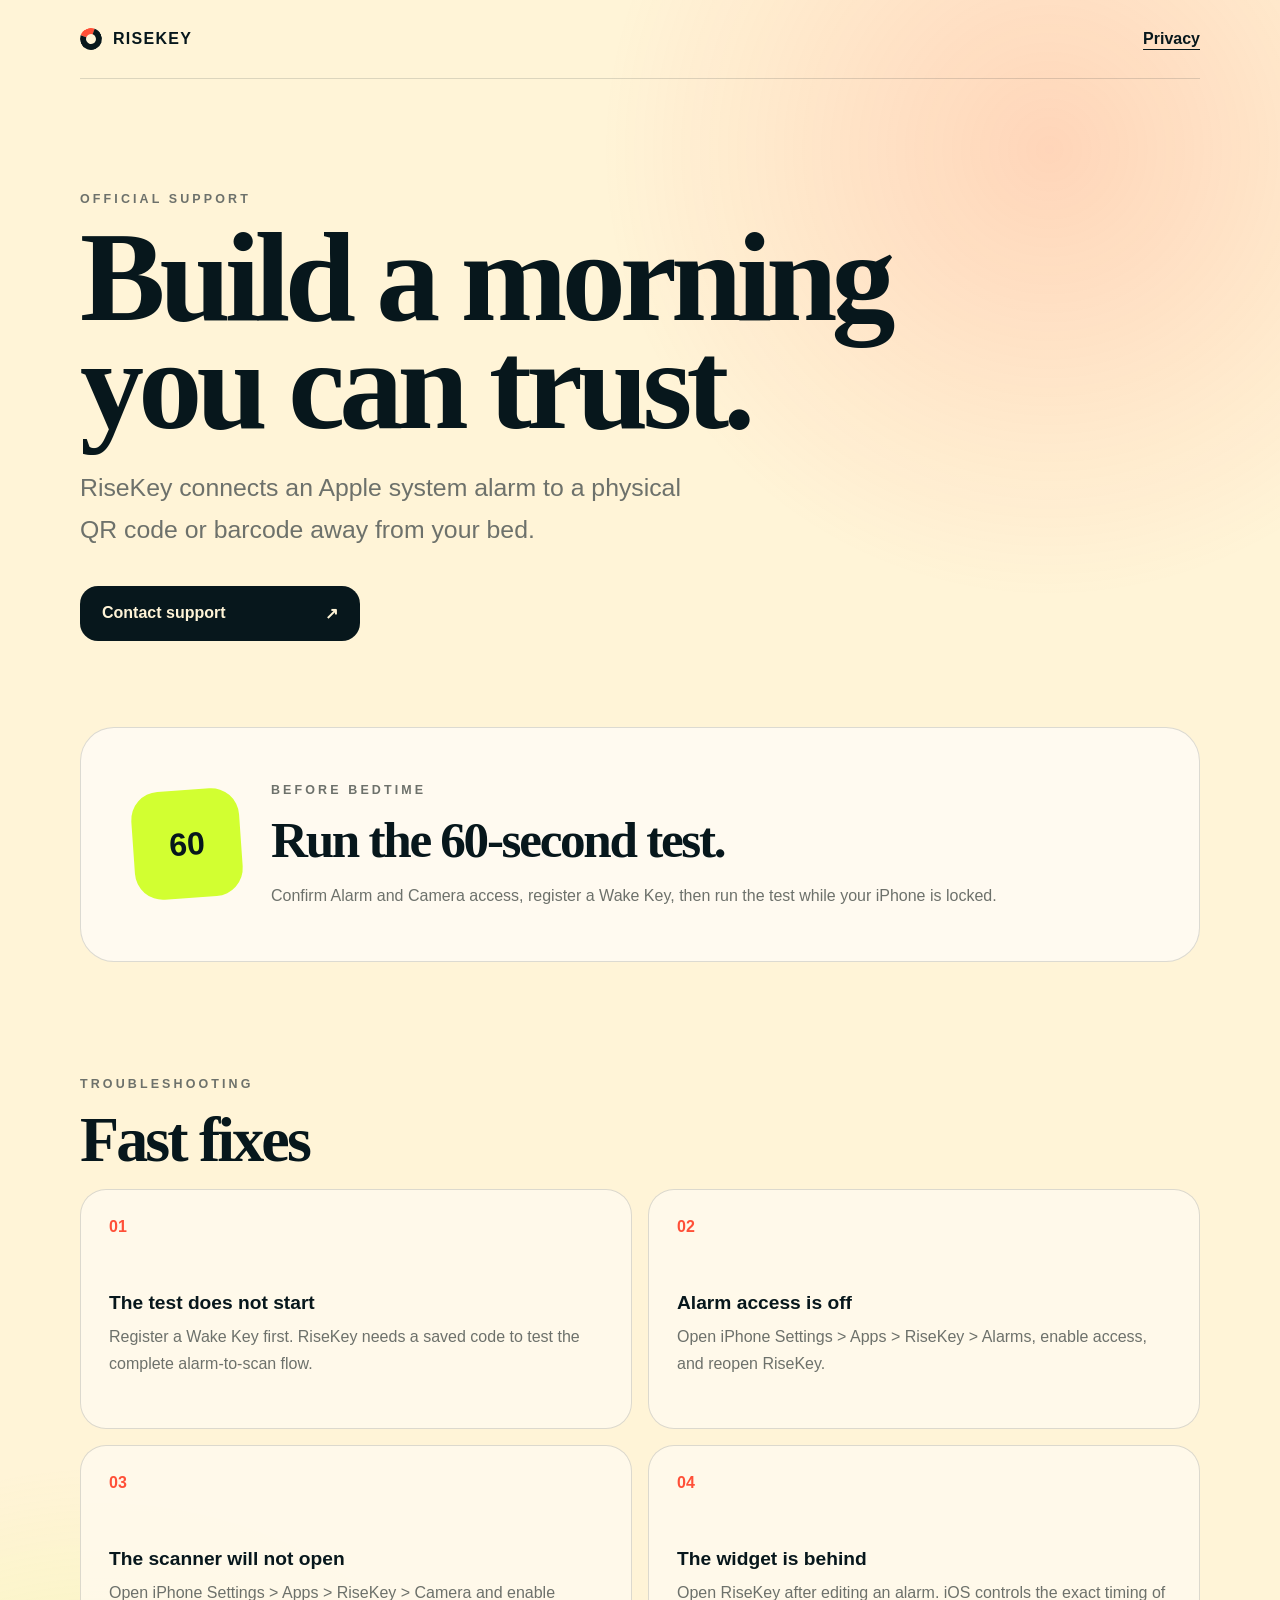
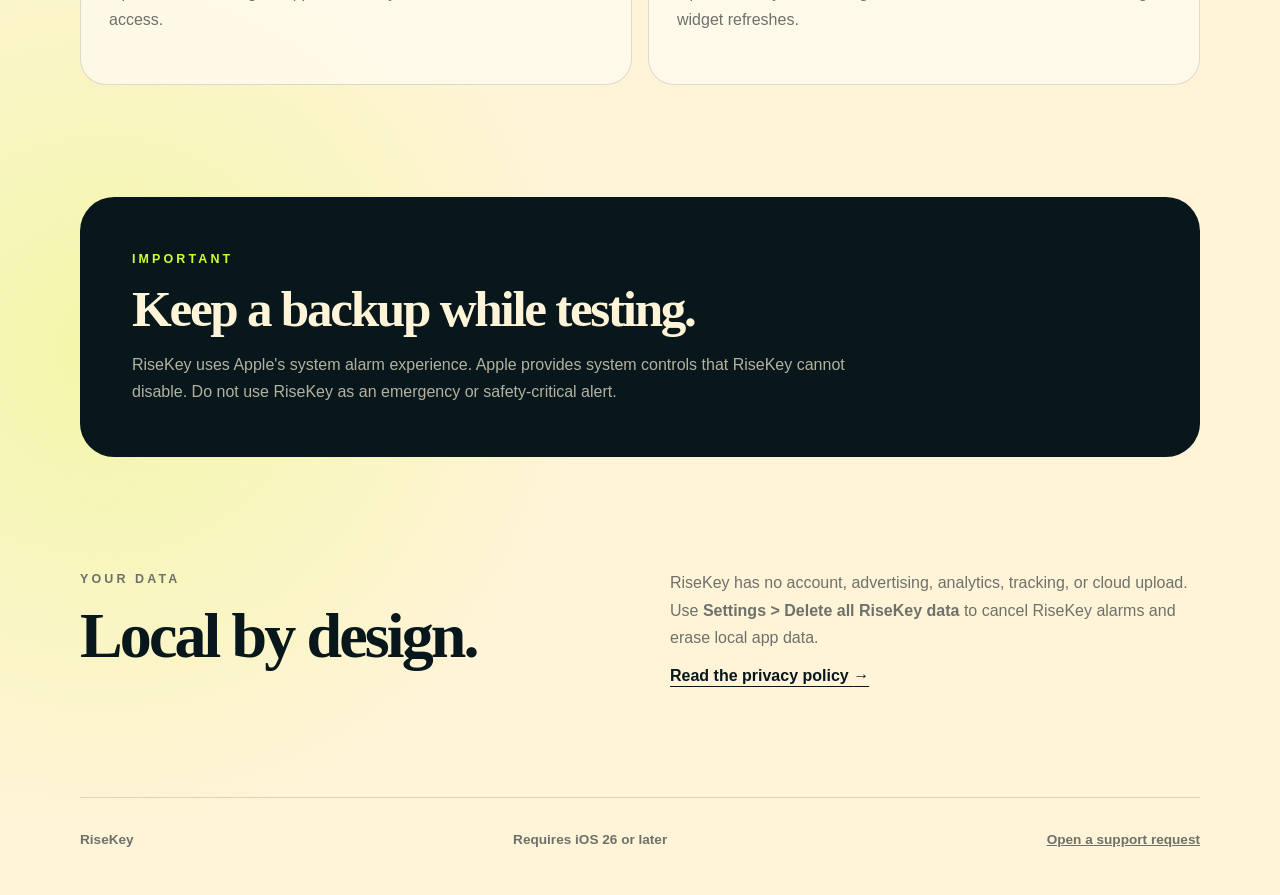
<file: index.html>
<!doctype html>
<html lang="en">
<head>
  <meta charset="utf-8">
  <meta name="viewport" content="width=device-width, initial-scale=1">
  <meta name="description" content="Official support and troubleshooting for the RiseKey iPhone alarm app.">
  <title>RiseKey Support</title>
  <link rel="stylesheet" href="styles.css">
</head>
<body>
  <header class="site-header">
    <a class="brand" href="./" aria-label="RiseKey Support home">
      <span class="brand-mark" aria-hidden="true"></span>
      <span>RISEKEY</span>
    </a>
    <a class="header-link" href="privacy.html">Privacy</a>
  </header>

  <main>
    <section class="hero">
      <p class="eyebrow">Official support</p>
      <h1>Build a morning<br>you can trust.</h1>
      <p class="lede">RiseKey connects an Apple system alarm to a physical QR code or barcode away from your bed.</p>
      <a class="primary-action" href="https://github.com/ashdrissi/risekey-support/issues/new">Contact support <span aria-hidden="true">&#8599;</span></a>
    </section>

    <section class="status-card" aria-labelledby="before-bed">
      <div class="status-icon" aria-hidden="true">60</div>
      <div>
        <p class="eyebrow" id="before-bed">Before bedtime</p>
        <h2>Run the 60-second test.</h2>
        <p>Confirm Alarm and Camera access, register a Wake Key, then run the test while your iPhone is locked.</p>
      </div>
    </section>

    <section class="section-block">
      <p class="eyebrow">Troubleshooting</p>
      <h2>Fast fixes</h2>
      <div class="grid">
        <article class="card">
          <span class="card-number">01</span>
          <h3>The test does not start</h3>
          <p>Register a Wake Key first. RiseKey needs a saved code to test the complete alarm-to-scan flow.</p>
        </article>
        <article class="card">
          <span class="card-number">02</span>
          <h3>Alarm access is off</h3>
          <p>Open iPhone Settings &gt; Apps &gt; RiseKey &gt; Alarms, enable access, and reopen RiseKey.</p>
        </article>
        <article class="card">
          <span class="card-number">03</span>
          <h3>The scanner will not open</h3>
          <p>Open iPhone Settings &gt; Apps &gt; RiseKey &gt; Camera and enable access.</p>
        </article>
        <article class="card">
          <span class="card-number">04</span>
          <h3>The widget is behind</h3>
          <p>Open RiseKey after editing an alarm. iOS controls the exact timing of widget refreshes.</p>
        </article>
      </div>
    </section>

    <section class="warning-card">
      <p class="eyebrow">Important</p>
      <h2>Keep a backup while testing.</h2>
      <p>RiseKey uses Apple's system alarm experience. Apple provides system controls that RiseKey cannot disable. Do not use RiseKey as an emergency or safety-critical alert.</p>
    </section>

    <section class="section-block two-column">
      <div>
        <p class="eyebrow">Your data</p>
        <h2>Local by design.</h2>
      </div>
      <div>
        <p>RiseKey has no account, advertising, analytics, tracking, or cloud upload. Use <strong>Settings &gt; Delete all RiseKey data</strong> to cancel RiseKey alarms and erase local app data.</p>
        <a class="text-link" href="privacy.html">Read the privacy policy <span aria-hidden="true">&#8594;</span></a>
      </div>
    </section>
  </main>

  <footer>
    <span>RiseKey</span>
    <span>Requires iOS 26 or later</span>
    <a href="https://github.com/ashdrissi/risekey-support/issues/new">Open a support request</a>
  </footer>
</body>
</html>
</file>
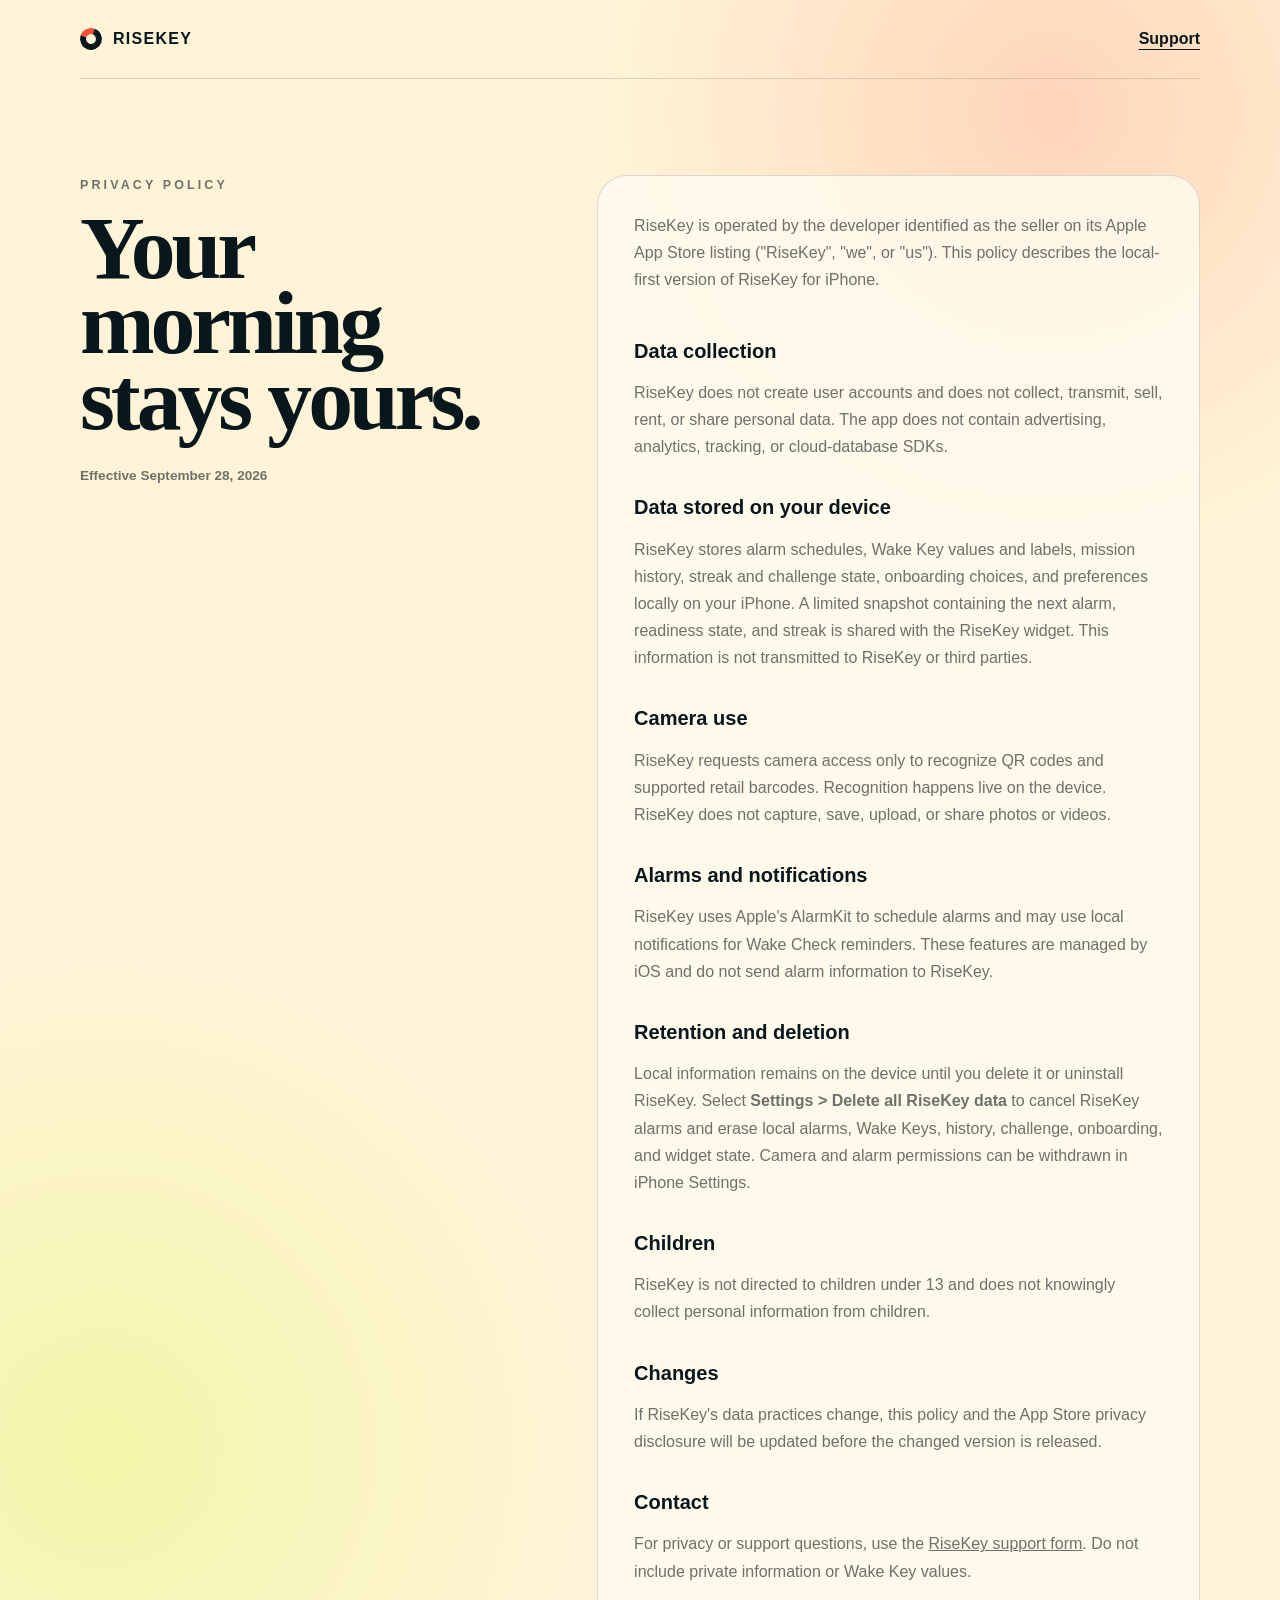
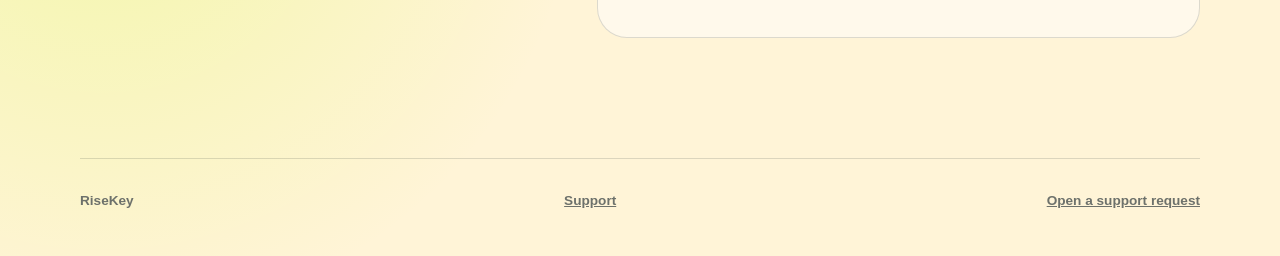
<file: privacy.html>
<!doctype html>
<html lang="en">
<head>
  <meta charset="utf-8">
  <meta name="viewport" content="width=device-width, initial-scale=1">
  <meta name="description" content="RiseKey Privacy Policy.">
  <title>RiseKey Privacy Policy</title>
  <link rel="stylesheet" href="styles.css">
</head>
<body>
  <header class="site-header">
    <a class="brand" href="./" aria-label="RiseKey Support home">
      <span class="brand-mark" aria-hidden="true"></span>
      <span>RISEKEY</span>
    </a>
    <a class="header-link" href="./">Support</a>
  </header>

  <main class="policy-layout">
    <aside>
      <p class="eyebrow">Privacy policy</p>
      <h1>Your morning<br>stays yours.</h1>
      <p class="effective">Effective September 28, 2026</p>
    </aside>

    <article class="policy-copy">
      <p>RiseKey is operated by the developer identified as the seller on its Apple App Store listing ("RiseKey", "we", or "us"). This policy describes the local-first version of RiseKey for iPhone.</p>

      <h2>Data collection</h2>
      <p>RiseKey does not create user accounts and does not collect, transmit, sell, rent, or share personal data. The app does not contain advertising, analytics, tracking, or cloud-database SDKs.</p>

      <h2>Data stored on your device</h2>
      <p>RiseKey stores alarm schedules, Wake Key values and labels, mission history, streak and challenge state, onboarding choices, and preferences locally on your iPhone. A limited snapshot containing the next alarm, readiness state, and streak is shared with the RiseKey widget. This information is not transmitted to RiseKey or third parties.</p>

      <h2>Camera use</h2>
      <p>RiseKey requests camera access only to recognize QR codes and supported retail barcodes. Recognition happens live on the device. RiseKey does not capture, save, upload, or share photos or videos.</p>

      <h2>Alarms and notifications</h2>
      <p>RiseKey uses Apple's AlarmKit to schedule alarms and may use local notifications for Wake Check reminders. These features are managed by iOS and do not send alarm information to RiseKey.</p>

      <h2>Retention and deletion</h2>
      <p>Local information remains on the device until you delete it or uninstall RiseKey. Select <strong>Settings &gt; Delete all RiseKey data</strong> to cancel RiseKey alarms and erase local alarms, Wake Keys, history, challenge, onboarding, and widget state. Camera and alarm permissions can be withdrawn in iPhone Settings.</p>

      <h2>Children</h2>
      <p>RiseKey is not directed to children under 13 and does not knowingly collect personal information from children.</p>

      <h2>Changes</h2>
      <p>If RiseKey's data practices change, this policy and the App Store privacy disclosure will be updated before the changed version is released.</p>

      <h2>Contact</h2>
      <p>For privacy or support questions, use the <a href="https://github.com/ashdrissi/risekey-support/issues/new">RiseKey support form</a>. Do not include private information or Wake Key values.</p>
    </article>
  </main>

  <footer>
    <span>RiseKey</span>
    <a href="./">Support</a>
    <a href="https://github.com/ashdrissi/risekey-support/issues/new">Open a support request</a>
  </footer>
</body>
</html>
</file>
<file: styles.css>
:root {
  --ink: #07171c;
  --ink-soft: #12262c;
  --cream: #fff4d7;
  --paper: #fffaf0;
  --lime: #d2ff31;
  --coral: #ff5038;
  --muted: #6d716b;
  --line: rgba(7, 23, 28, 0.14);
}

* { box-sizing: border-box; }

html { background: var(--cream); }

body {
  margin: 0;
  color: var(--ink);
  background:
    radial-gradient(circle at 82% 6%, rgba(255, 80, 56, 0.19), transparent 28rem),
    radial-gradient(circle at 8% 78%, rgba(210, 255, 49, 0.28), transparent 30rem),
    var(--cream);
  font-family: "Avenir Next", "Trebuchet MS", sans-serif;
  min-height: 100vh;
}

a { color: inherit; }

.site-header,
main,
footer {
  width: min(1120px, calc(100% - 40px));
  margin-inline: auto;
}

.site-header {
  display: flex;
  align-items: center;
  justify-content: space-between;
  padding: 28px 0;
  border-bottom: 1px solid var(--line);
}

.brand {
  display: inline-flex;
  align-items: center;
  gap: 11px;
  color: var(--ink);
  font-weight: 900;
  letter-spacing: 0.08em;
  text-decoration: none;
}

.brand-mark {
  width: 22px;
  height: 22px;
  border: 6px solid var(--ink);
  border-top-color: var(--coral);
  border-radius: 50%;
  transform: rotate(-25deg);
}

.header-link,
.text-link {
  font-weight: 800;
  text-underline-offset: 5px;
}

.hero {
  padding: 110px 0 86px;
  max-width: 880px;
}

.eyebrow {
  margin: 0 0 14px;
  color: var(--muted);
  font-size: 0.78rem;
  font-weight: 900;
  letter-spacing: 0.25em;
  text-transform: uppercase;
}

h1,
h2,
h3,
p { margin-top: 0; }

h1,
h2 {
  font-family: Georgia, "Times New Roman", serif;
  letter-spacing: -0.045em;
}

h1 {
  margin-bottom: 28px;
  font-size: clamp(4rem, 10vw, 8.7rem);
  line-height: 0.84;
}

h2 {
  margin-bottom: 18px;
  font-size: clamp(2.2rem, 5vw, 4.4rem);
  line-height: 0.96;
}

h3 {
  margin-bottom: 9px;
  font-size: 1.2rem;
}

p {
  color: var(--muted);
  font-size: 1rem;
  line-height: 1.7;
}

.lede {
  max-width: 620px;
  margin-bottom: 34px;
  font-size: clamp(1.15rem, 2.5vw, 1.55rem);
}

.primary-action {
  display: inline-flex;
  align-items: center;
  justify-content: space-between;
  gap: 60px;
  min-width: 280px;
  padding: 18px 22px;
  color: var(--cream);
  background: var(--ink);
  border-radius: 18px;
  font-weight: 900;
  text-decoration: none;
}

.primary-action:hover { background: var(--ink-soft); }

.status-card,
.warning-card {
  display: grid;
  grid-template-columns: auto 1fr;
  gap: 30px;
  align-items: center;
  padding: clamp(28px, 5vw, 52px);
  border: 1px solid var(--line);
  border-radius: 34px;
}

.status-card { background: var(--paper); }

.status-icon {
  display: grid;
  place-items: center;
  width: 108px;
  height: 108px;
  color: var(--ink);
  background: var(--lime);
  border-radius: 28px;
  font-size: 2rem;
  font-weight: 900;
  transform: rotate(-4deg);
}

.status-card h2,
.warning-card h2 { font-size: clamp(2rem, 4vw, 3.6rem); }
.status-card p:last-child,
.warning-card p:last-child { margin-bottom: 0; }

.section-block { padding: 112px 0; }

.grid {
  display: grid;
  grid-template-columns: repeat(2, minmax(0, 1fr));
  gap: 16px;
}

.card {
  min-height: 240px;
  padding: 28px;
  background: rgba(255, 250, 240, 0.78);
  border: 1px solid var(--line);
  border-radius: 26px;
}

.card-number {
  display: inline-block;
  margin-bottom: 56px;
  color: var(--coral);
  font-weight: 900;
}

.warning-card {
  display: block;
  color: var(--cream);
  background: var(--ink);
  border: 0;
}

.warning-card .eyebrow { color: var(--lime); }
.warning-card p { max-width: 760px; color: rgba(255, 244, 215, 0.7); }

.two-column {
  display: grid;
  grid-template-columns: 1fr 1fr;
  gap: 60px;
}

footer {
  display: flex;
  justify-content: space-between;
  gap: 20px;
  padding: 34px 0 48px;
  border-top: 1px solid var(--line);
  color: var(--muted);
  font-size: 0.85rem;
  font-weight: 700;
}

.policy-layout {
  display: grid;
  grid-template-columns: minmax(300px, 0.8fr) minmax(0, 1.2fr);
  gap: clamp(40px, 9vw, 130px);
  padding: 96px 0 120px;
}

.policy-layout aside {
  position: sticky;
  top: 40px;
  align-self: start;
}

.policy-layout h1 {
  font-size: clamp(3.7rem, 7vw, 6.7rem);
}

.effective { font-size: 0.85rem; font-weight: 800; }

.policy-copy {
  padding: 36px;
  background: rgba(255, 250, 240, 0.82);
  border: 1px solid var(--line);
  border-radius: 30px;
}

.policy-copy h2 {
  margin-top: 38px;
  font-family: "Avenir Next", "Trebuchet MS", sans-serif;
  font-size: 1.25rem;
  letter-spacing: 0;
}

.policy-copy h2:first-of-type { margin-top: 48px; }

@media (max-width: 720px) {
  .site-header,
  main,
  footer { width: min(100% - 28px, 1120px); }

  .hero { padding: 76px 0 60px; }
  h1 { font-size: clamp(3.5rem, 18vw, 6rem); }

  .status-card,
  .grid,
  .two-column,
  .policy-layout { grid-template-columns: 1fr; }

  .section-block { padding: 76px 0; }
  .policy-layout { padding: 70px 0 90px; }
  .policy-layout aside { position: static; }
  .policy-copy { padding: 24px; }

  footer { flex-direction: column; }
}
</file>
